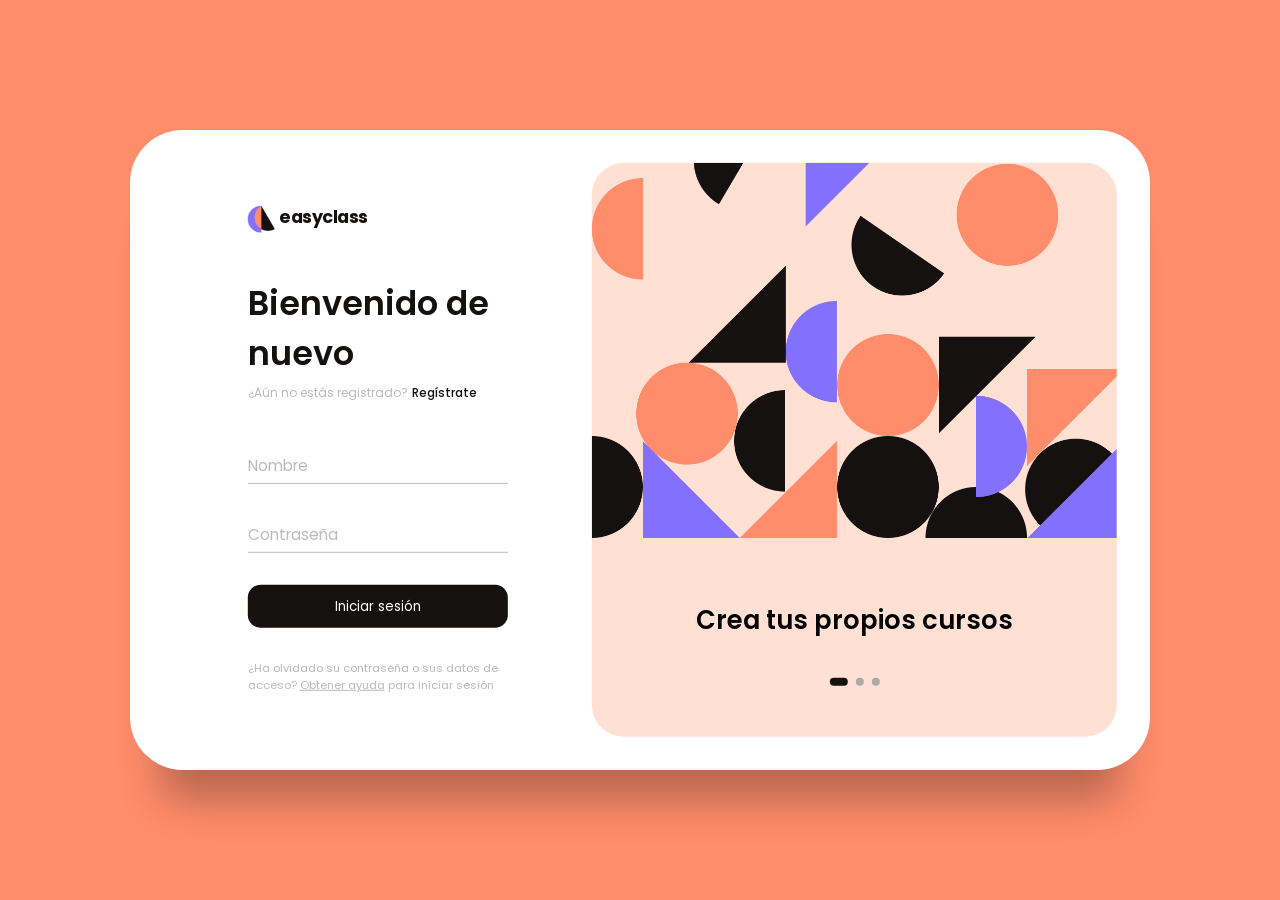
<file: login_and_registration_form/index.html>
<!DOCTYPE html>
<html lang="en">
<head>
    <meta charset="UTF-8">
    <meta http-equiv="X-UA-Compatible" content="IE=edge">
    <meta name="viewport" content="width=device-width, initial-scale=1.0">
    <title>Formulario de inicio de sesión y registro</title>
    <link rel="stylesheet" href="style.css">
</head>
<body>
    <main>
        <div class="box">
            <div class="inner-box">
                <div class="forms-wrap">
                    <form action="index.html" autocomplete="off" class="sign-in-form">
                        <div class="logo">
                            <img src="./img/logo.png" alt="easyclass">
                            <h4>easyclass</h4>
                        </div>
                        <div class="heading">
                            <h2>Bienvenido de nuevo</h2>
                            <h6>¿Aún no estás registrado?</h6>
                            <a href="#" class="toggle">Regístrate</a>
                        </div>
                        <div class="actual-form">
                            <div class="input-wrap">
                                <input type="text" minlength="4" class="input-field" autocomplete="off" required>
                                <label>Nombre</label>
                            </div>
                            <div class="input-wrap">
                                <input type="password" minlength="4" class="input-field" autocomplete="off" required>
                                <label>Contraseña</label>
                            </div>
                            <input type="submit" value="Iniciar sesión" class="sign-btn">
                            <p class="text">
                                ¿Ha olvidado su contraseña o sus datos de acceso?
                                <a href="#">Obtener ayuda</a> para iniciar sesión
                            </p>
                        </div>
                    </form>

                    <form action="index.html" autocomplete="off" class="sign-up-form">
                        <div class="logo">
                            <img src="./img/logo.png" alt="easyclass">
                            <h4>easyclass</h4>
                        </div>
                        <div class="heading">
                            <h2>Empezar</h2>
                            <h6>¿Ya tienes una cuenta?</h6>
                            <a href="#" class="toggle">Iniciar sesión</a>
                        </div>
                        <div class="actual-form">
                            <div class="input-wrap">
                                <input type="text" minlength="4" class="input-field" autocomplete="off" required>
                                <label>Nombre</label>
                            </div>
                            <div class="input-wrap">
                                <input type="email" class="input-field" autocomplete="off" required>
                                <label>Email</label>
                            </div>
                            <div class="input-wrap">
                                <input type="password" minlength="4" class="input-field" autocomplete="off" required>
                                <label>Contraseña</label>
                            </div>
                            <input type="submit" value="Regístrate" class="sign-btn">
                            <p class="text">
                                Al registrarme, acepto los <a href="#">Términos de servicios</a> y la <a href="#">Política de privacidad</a>
                            </p>
                        </div>
                    </form>
                </div>

                <div class="carousel">
                    <div class="images-wrapper">
                        <img src="./img/image1.png" class="image img-1 show" alt="">
                        <img src="./img/image2.png" class="image img-2" alt="">
                        <img src="./img/image3.png" class="image img-3" alt="">
                    </div>
                    <div class="text-slider">
                        <div class="text-wrap">
                            <div class="text-group">
                                <h2>Crea tus propios cursos</h2>
                                <h2>Personaliza como quieras</h2>
                                <h2>Invita a los alumnos a tu clase</h2>
                            </div>
                        </div>
                        <div class="bullets">
                            <span class="active" data-value="1"></span>
                            <span data-value="2"></span>
                            <span data-value="3"></span>
                        </div>
                    </div>
                </div>
            </div>
        </div>
    </main>

    <!-- Javascript File -->
    <script src="app.js"></script>
</body>
</html>
</file>
<file: login_and_registration_form/style.css>
@import url('https://fonts.googleapis.com/css2?family=Poppins:wght@200;300;400;500;600;700;800&display=swap');

*, *::before, *::after{
    padding: 0;
    margin: 0;
    box-sizing: border-box;
}

body, input{
    font-family: "Poppins", sans-serif;
}

main{
    width: 100%;
    min-height: 100vh;
    overflow: hidden;
    background-color: #ff8c6b;
    padding: 2rem;
    display: flex;
    align-items: center;
    justify-content: center;
}

.box{
    position: relative;
    width: 100%;
    max-width: 1020px;
    height: 640px;
    background-color: #fff;
    border-radius: 3.3rem;
    box-shadow: 0 60px 40px -30px rgba(0, 0, 0, 0.27);
}

.inner-box{
    position: absolute;
    width: calc(100% - 4.1rem);
    height: calc(100% - 4.1rem);
    top: 50%;
    left: 50%;
    transform: translate(-50%, -50%);
}

.forms-wrap{
    position: absolute;
    height: 100%;
    width: 45%;
    top: 0;
    left: 0;
    display: grid;
    grid-template-columns: 1fr;
    grid-template-rows: 1fr;
    transition: 0.8s ease-in-out;
}

form{
    max-width: 260px;
    width: 100%;
    margin: 0 auto;
    height: 100%;
    display: flex;
    flex-direction: column;
    justify-content: space-evenly;
    grid-column: 1 / 2;
    grid-row: 1 / 2;
    transition: opacity 0.02s 0.4s;
}

form.sign-up-form{
    opacity: 0;
    pointer-events: none;
}

.logo{
    display: flex;
    align-items: center;
}

.logo img{
    width: 27px;
    margin-right: 0.3rem;
}

.logo h4{
    font-size: 1.1rem;
    margin-top: -9px;
    letter-spacing: -0.5px;
    color: #151111;
}

.heading h2{
    font-size: 2.1rem;
    font-weight: 600;
    color: #151111;
}

.heading h6{
    font-size: 0.75rem;
    font-weight: 400;
    color: #bababa;
    display: inline;
}

.toggle{
    color: #151111;
    text-decoration: none;
    font-size: 0.75rem;
    font-weight: 500;
    transition: 0.3s;
}

.toggle:hover{
    color: #8371fd;
}

.input-wrap{
    position: relative;
    height: 37px;
    margin-bottom: 2rem;
}

.input-field{
    position: absolute;
    width: 100%;
    height: 100%;
    background: none;
    border: none;
    outline: none;
    border-bottom: 1px solid #bbb;
    padding: 0;
    font-size: 0.95rem;
    color: #151111;
    transition: 0.4s;
}

label{
    position: absolute;
    left: 0;
    top: 50%;
    transform: translateY(-50%);
    font-size: 0.95rem;
    color: #bbb;
    pointer-events: none;
    transition: 0.4s;
}

.input-field.active{
    border-bottom-color: #151111;
}

.input-field.active + label{
    font-size: 0.75rem;
    top: -2px;
}

.sign-btn{
    display: inline-block;
    width: 100%;
    height: 43px;
    background-color: #151111;
    color: #fff;
    border: none;
    cursor: pointer;
    border-radius: 0.8rem;
    margin-bottom: 2rem;
    transition: 0.3s;
}

.sign-btn:hover{
    background-color: #8371fd;
}

.text{
    color: #bbb;
    font-size: 0.7rem;
}

.text a{
    color: #bbb;
    transition: 0.3s;
}

.text a:hover{
    color: #8371fd;
}

main.sign-up-mode form.sign-in-form{
    opacity: 0;
    pointer-events: none;
}

main.sign-up-mode form.sign-up-form{
    opacity: 1;
    pointer-events: all;
}

main.sign-up-mode .forms-wrap{
    left: 55%;
}

main.sign-up-mode .carousel{
    left: 0%;
}

.carousel{
    position: absolute;
    height: 100%;
    width: 55%;
    top: 0;
    left: 45%;
    background-color: #ffe0d2;
    border-radius: 2rem;
    display: grid;
    grid-template-rows: auto 1fr;
    padding-bottom: 2rem;
    overflow: hidden;
    transition: 0.8s ease-in-out;
}

.images-wrapper{
    display: grid;
    grid-template-columns: 1fr;
    grid-template-rows: 1fr;
}

.image{
    width: 100%;
    grid-column: 1/2;
    grid-row: 1/2;
    opacity: 0;
    transition: opacity 0.3s, transform 0.5s;
}

.img-1{
    transform: translate(0, -50px);
}

.img-2{
    transform: scale(0.4, 0.5);
}

.img-3{
    transform: scale(0.3) rotate(-20deg);
}

.image.show{
    opacity: 1;
    transform: none;
}

.text-slider{
    display: flex;
    align-items: center;
    justify-content: center;
    flex-direction: column;
}

.text-wrap{
    max-height: 2.2rem;
    overflow: hidden;
    margin-bottom: 2.5rem;
}

.text-group{
    display: flex;
    flex-direction: column;
    text-align: center;
    transform: translateY(0);
    transition: 0.5s;
}

.text-group h2{
    line-height: 2.2rem;
    font-weight: 600;
    font-size: 1.6rem;
}

.bullets{
    display: flex;
    align-items: center;
    justify-content: center;
}

.bullets span{
    display: block;
    width: 0.5rem;
    height: 0.5rem;
    background-color: #aaa;
    margin: 0 0.25rem;
    border-radius: 50%;
    cursor: pointer;
    transition: 0.3s;
}

.bullets span.active{
    width: 1.1rem;
    background-color: #151111;
    border-radius: 1rem;
}

@media (max-width: 850px){
    .box{
        height: auto;
        max-width: 550px;
        overflow: hidden;
    }

    .inner-box{
        position: static;
        transform: none;
        width: revert;
        height: revert;
        padding: 2rem;
    }

    .forms-wrap{
        position: revert;
        width: 100%;
        height: auto;
    }

    form{
        max-width: revert;
        padding: 1.5rem 2.5rem 2rem;
        transition: transform 0.8s ease-in-out, opacity 0.45s linear;
    }

    .heading{
        margin: 2rem 0;
    }

    form.sign-up-form{
        transform: translateX(100%);
    }

    main.sign-up-mode form.sign-in-form{
        transform: translateX(-100%);
    }

    main.sign-up-mode form.sign-up-form{
        transform: translateX(0%);
    }

    .carousel{
        position: revert;
        height: auto;
        width: 100%;
        padding: 3rem 2rem;
        display: flex;
    }

    .images-wrapper{
        display: none;
    }

    .text-slider{
        width: 100%;
    }
}

@media (max-width: 530px) {
    main{
        padding: 1rem;
    }
  
    .box{
        border-radius: 2rem;
    }
  
    .inner-box{
        padding: 1rem;
    }
  
    .carousel{
        padding: 1.5rem 1rem;
        border-radius: 1.6rem;
    }
  
    .text-wrap{
        margin-bottom: 1rem;
    }
  
    .text-group h2{
        font-size: 1.2rem;
    }
  
    form{
        padding: 1rem 2rem 1.5rem;
    }
  }
</file>
